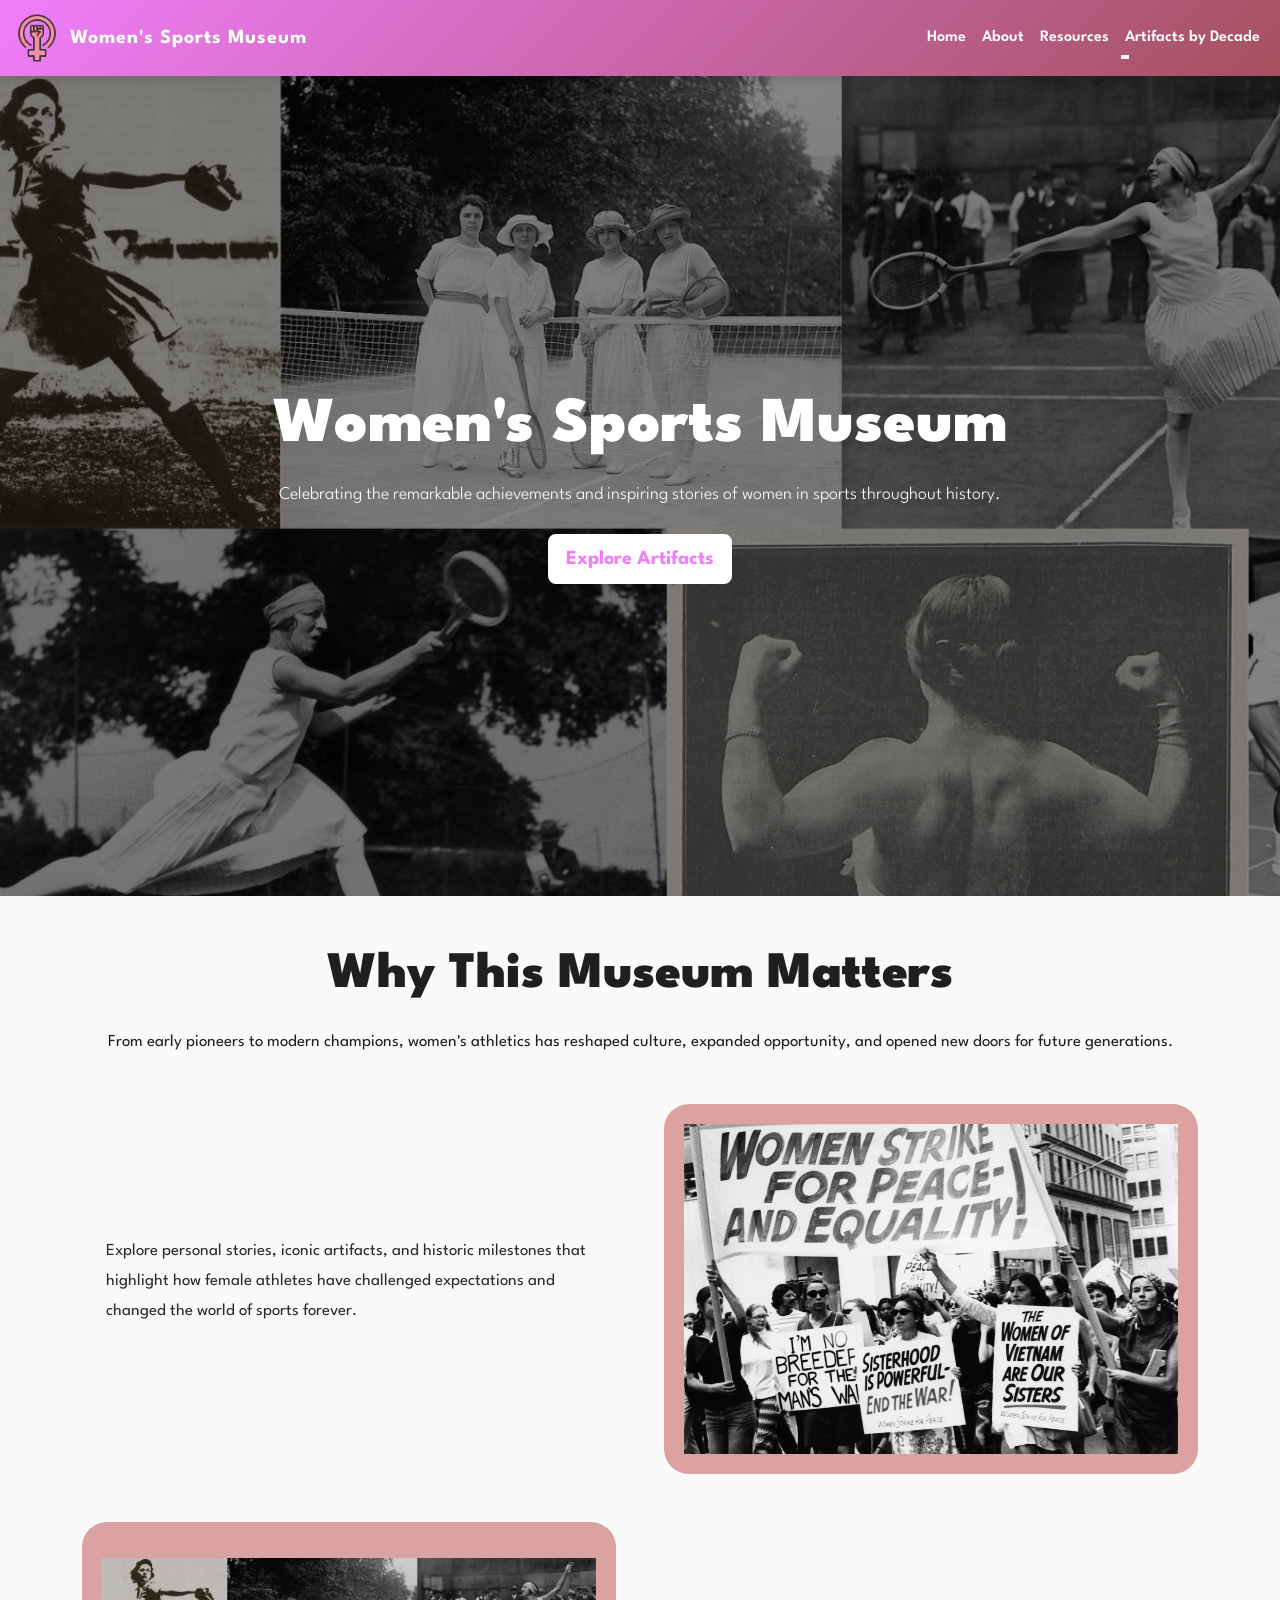
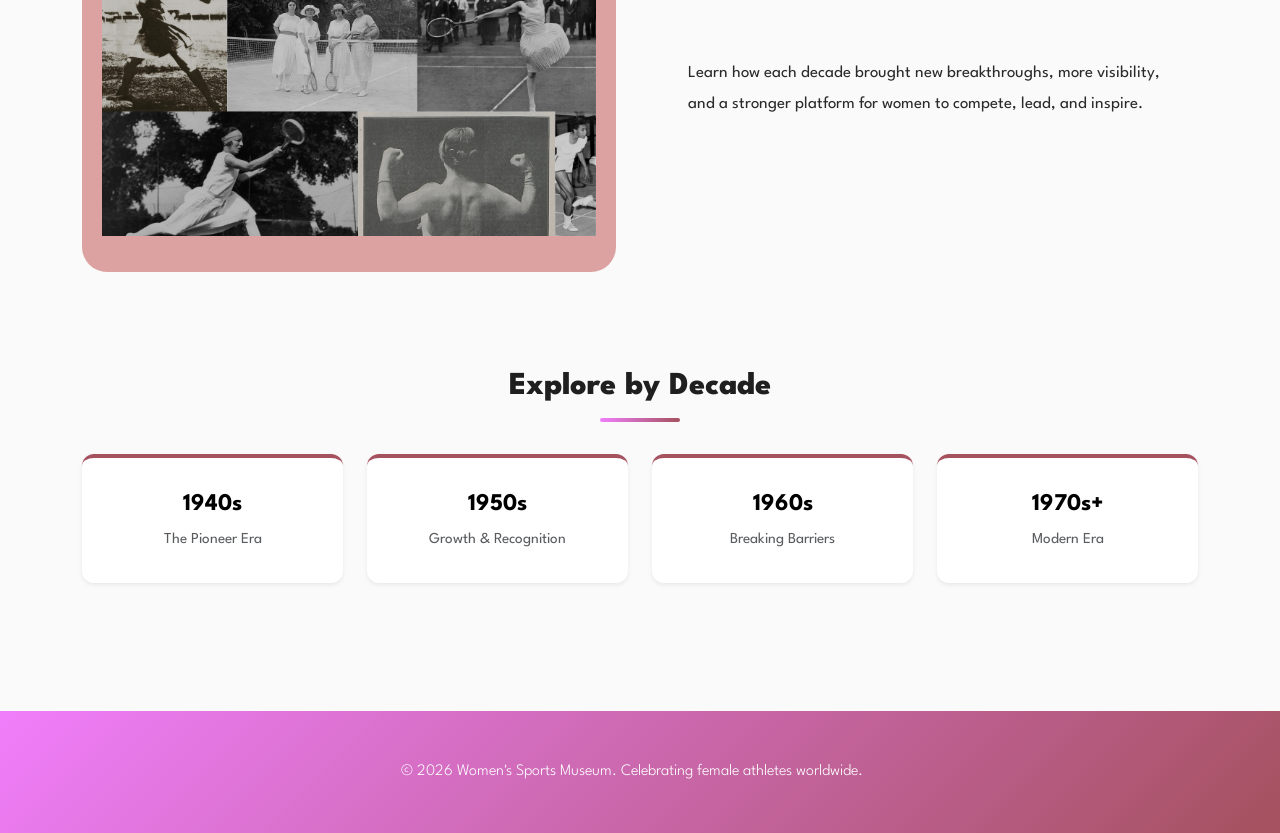
<file: index.html>
<!DOCTYPE html>
<html lang="en">
<head>
    <meta charset="UTF-8">
    <meta name="viewport" content="width=device-width, initial-scale=1.0">
    <title>Document</title>
</head>
<body>
    <script>
        window.location.href = "home.html";
    </script>
</body>
</html>
</file>
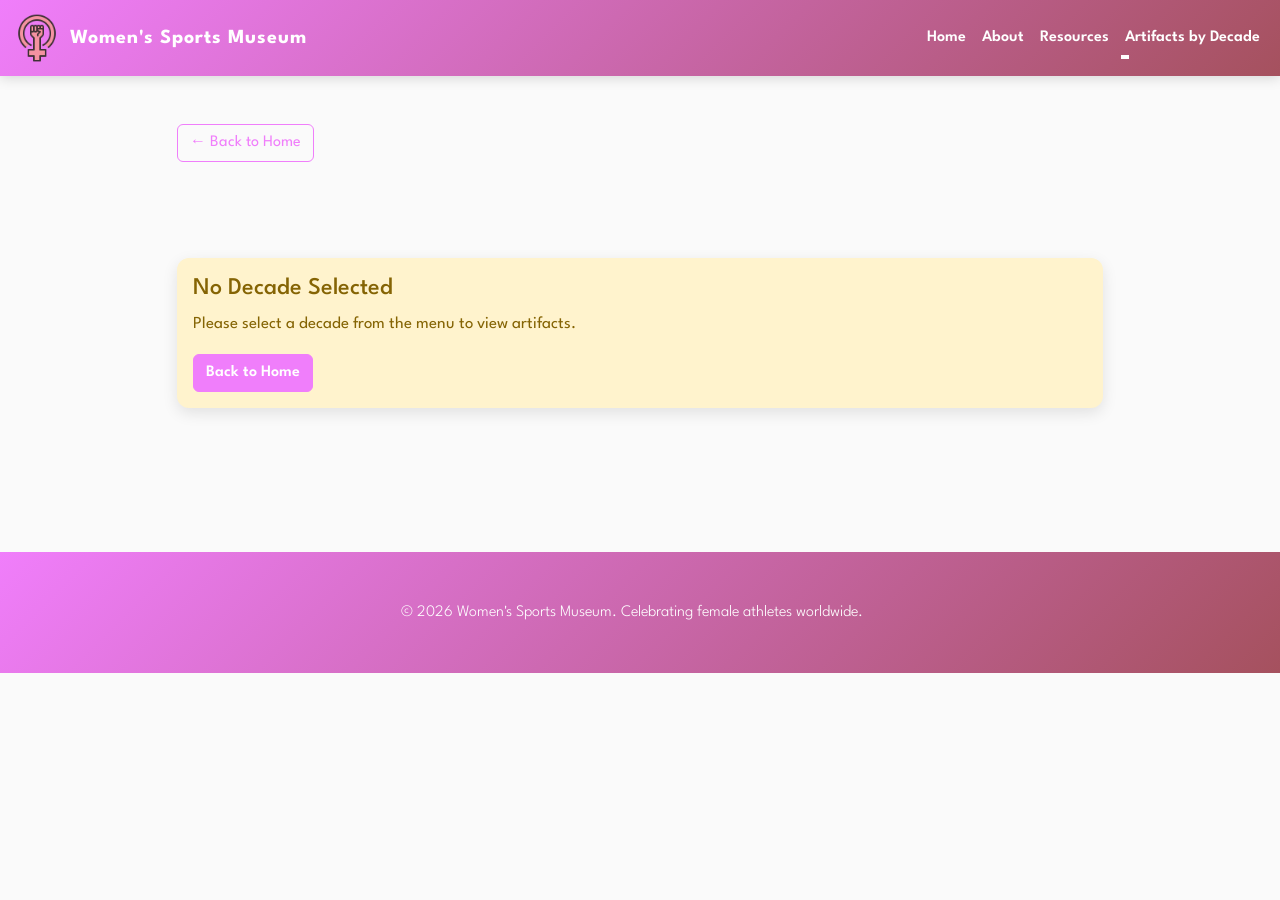
<file: decade.html>
<!DOCTYPE html>
<html lang="en">
<head>
    <meta charset="UTF-8">
    <meta name="viewport" content="width=device-width, initial-scale=1.0">
    <link rel="stylesheet" href="https://cdn.jsdelivr.net/npm/bootstrap@5.3.3/dist/css/bootstrap.min.css" integrity="sha384-QWTKZyjpPEjISv5WaRU9OFeRpok6YctnYmDr5pNlyT2bRjXh0JMhjY6hW+ALEwIH" crossorigin="anonymous">
    <script src="https://cdn.jsdelivr.net/npm/bootstrap@5.3.3/dist/js/bootstrap.bundle.min.js" crossorigin="anonymous"></script>
    <title>Women's Sports Museum - Artifacts</title>
    
    <link rel="stylesheet" href="css/all.css">
    <script src="js/data-cache.js" defer></script>
    <script src="js/load-layout.js" defer></script>
    <script src="js/scroll-animations.js" defer></script>
    <script src="js/advanced-scroll.js" defer></script>
</head>
<body>
    <div id="navbar-container"></div>
    
    <div class="container py-5">
<div class="row mb-5 fade-in">
                    <div class="col-lg-10 mx-auto">
                        <a href="home.html" class="btn btn-outline-secondary mb-4">← Back to Home</a>
                        <h1 id="decade-title" class="mb-4 scroll-reveal" style="color: #5a4a42;"></h1>
            </div>
        </div>
        
        <div class="row" id="artifacts-container">
            <div class="text-center col-12">
                <div class="spinner-border text-muted" role="status">
                    <span class="visually-hidden">Loading...</span>
                </div>
                <p class="mt-3">Loading artifacts...</p>
            </div>
        </div>
    </div>

    <div id="footer-container"></div>

    <script src="js/decade-loader.js"></script>
</body>
</html>
</file>
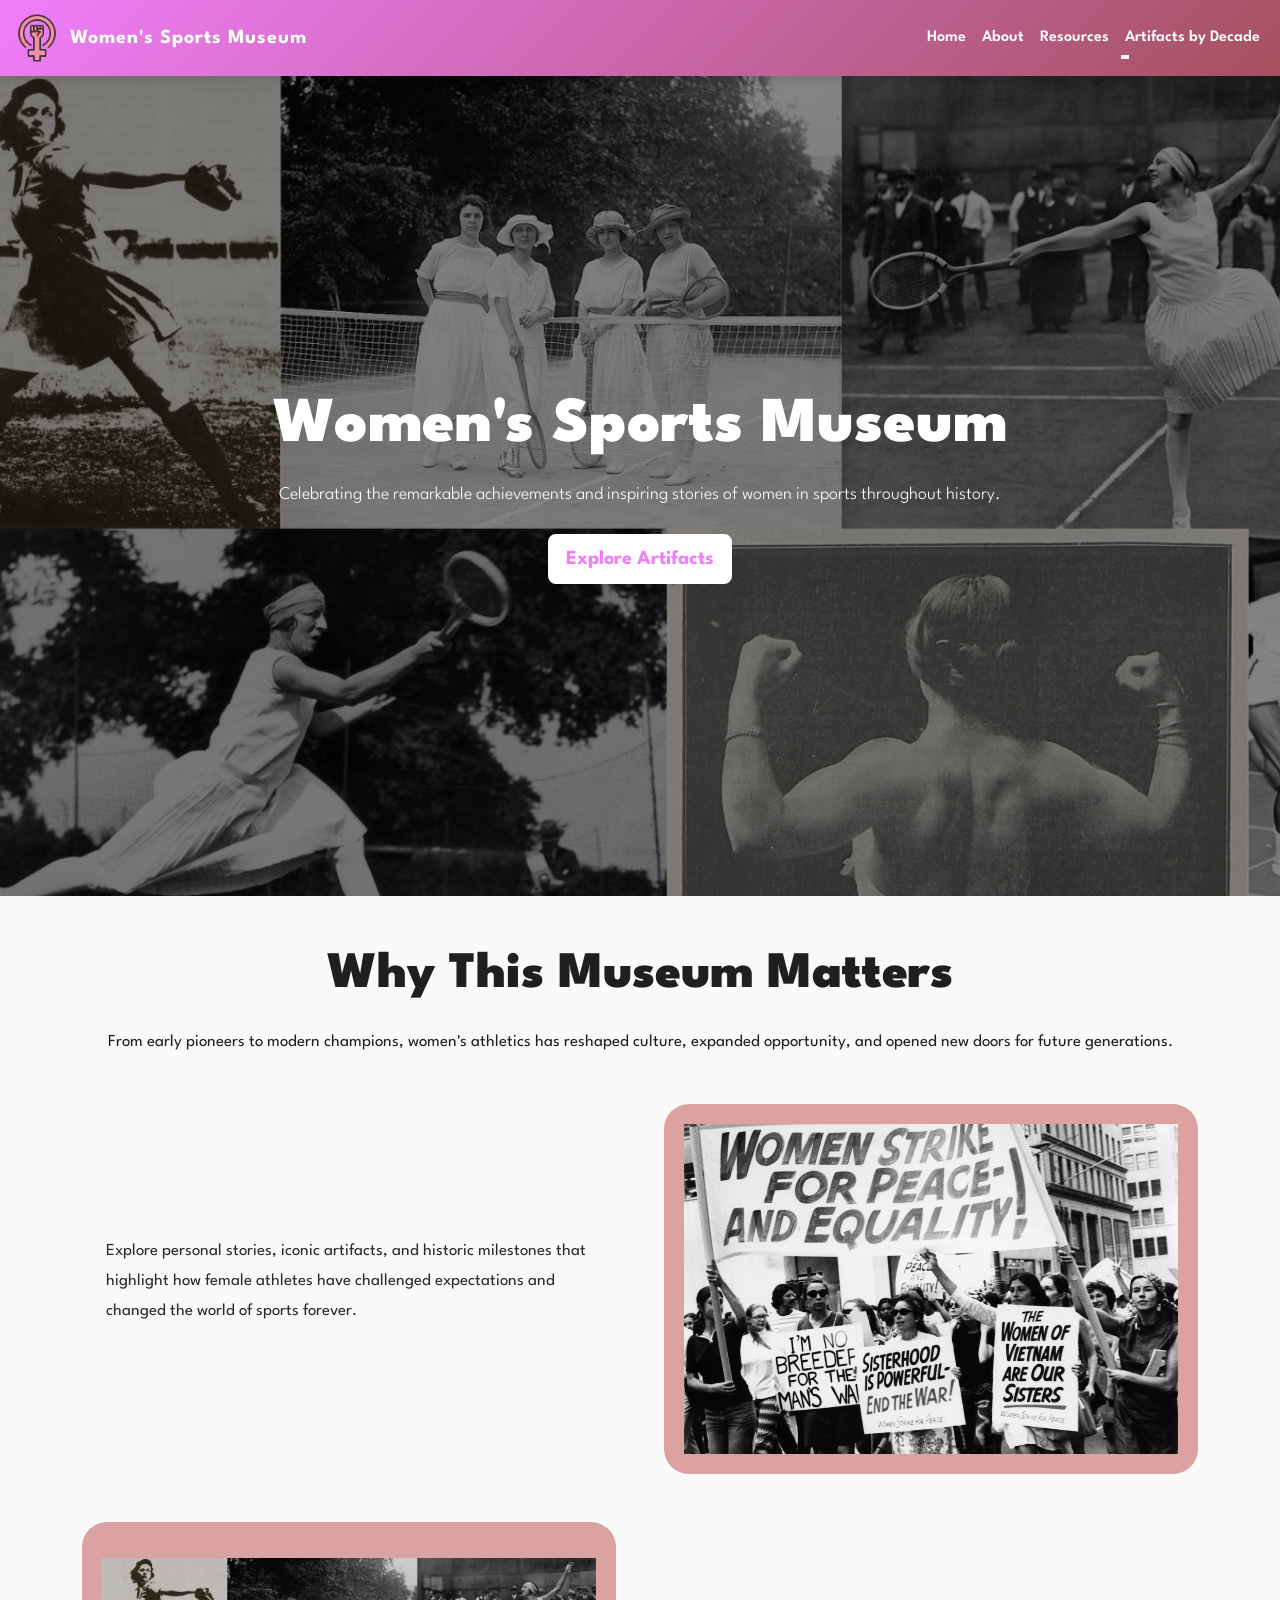
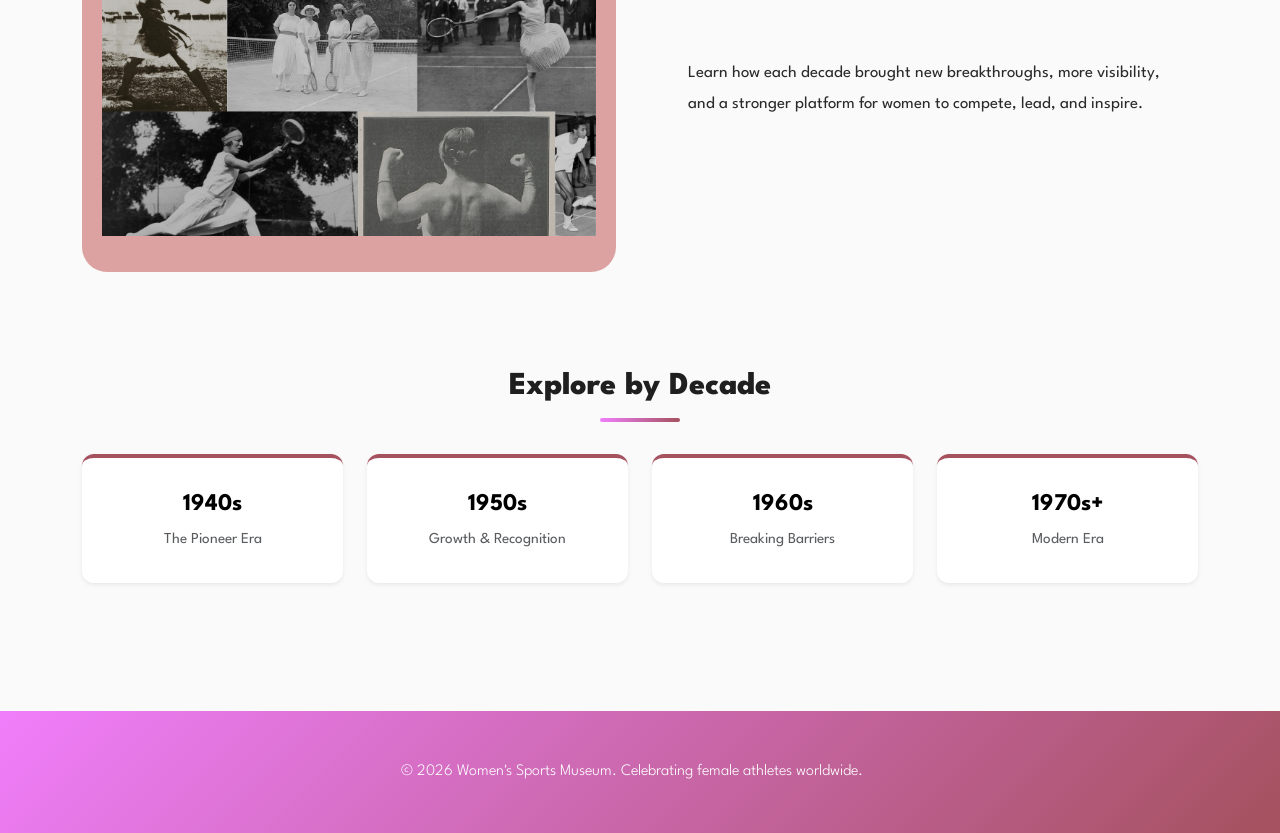
<file: home.html>
<!DOCTYPE html>
<html lang="en">
<head>
    <meta charset="UTF-8">
    <meta name="viewport" content="width=device-width, initial-scale=1.0">
    <link rel="stylesheet" href="https://cdn.jsdelivr.net/npm/bootstrap@5.3.3/dist/css/bootstrap.min.css" integrity="sha384-QWTKZyjpPEjISv5WaRU9OFeRpok6YctnYmDr5pNlyT2bRjXh0JMhjY6hW+ALEwIH" crossorigin="anonymous">
    <script src="https://cdn.jsdelivr.net/npm/bootstrap@5.3.3/dist/js/bootstrap.bundle.min.js" crossorigin="anonymous"></script>
    <title>Women's Sports Museum - Home</title>
    
    <link rel="stylesheet" href="css/all.css">
    <script src="js/scroll-animations.js" defer></script>
    <script src="js/advanced-scroll.js" defer></script>
    <script src="js/load-layout.js" defer></script>
</head>
<body>
    <div id="navbar-container"></div>
    
    <!-- Hero Section -->
    <section class="image-background hero-section" style="background-image: linear-gradient(rgba(0,0,0,0.35), rgba(0,0,0,0.35)), url('images/background.png');">
        <div class="image-text fade-in">
            <h1><b>Women's Sports Museum</b></h1>
            <p class="lead mb-4">Celebrating the remarkable achievements and inspiring stories of women in sports throughout history.</p>
            <a href="#decades" class="btn btn-light btn-lg fw-bold">Explore Artifacts</a>
        </div>
    </section>

    <section id="about" class="feminism-overview py-5">
        <div class="container">
            <div class="text-center feminism-text">
                <h1 class="section-heading"><b>Why This Museum Matters</b></h1>
                <p class="mb-0">From early pioneers to modern champions, women's athletics has reshaped culture, expanded opportunity, and opened new doors for future generations.</p>
            </div>
            <div class="row align-items-center gx-5 mt-5 fade-in">
                <div class="col-md-6">
                    <div class="overview-text scroll-reveal">
                        <p>Explore personal stories, iconic artifacts, and historic milestones that highlight how female athletes have challenged expectations and changed the world of sports forever.</p>
                    </div>
                </div>
                <div class="col-md-6">
                    <div class="background scroll-slide-right">
                        <img src="artifacts/images/feminism.png" alt="Feminism in Sports" class="image-size">
                    </div>
                </div>
            </div>
            <div class="row align-items-center gx-5 mt-5 flex-md-row-reverse fade-in">
                <div class="col-md-6">
                    <div class="overview-text-sports scroll-reveal">
                        <p>Learn how each decade brought new breakthroughs, more visibility, and a stronger platform for women to compete, lead, and inspire.</p>
                    </div>
                </div>
                <div class="col-md-6">
                    <div class="background scroll-slide-left">
                        <img src="artifacts/images/background.png" alt="Women in Sports" class="image-size">
                    </div>
                </div>
            </div>
        </div>
    </section>

    <!-- Decades Section -->
    <section class="py-5" id="decades">
        <div class="container">
            <h2 class="text-center section-heading">Explore by Decade</h2>
            <div class="row g-4" id="decade-cards">
                <div class="col-md-6 col-lg-3 fade-in">
                    <a href="decade.html?decade=40s" class="text-decoration-none">
                        <div class="card h-100 shadow-sm card-hover">
                            <div class="card-body text-center">
                                <h3 class="card-title">1940s</h3>
                                <p class="card-text text-muted">The Pioneer Era</p>
                            </div>
                        </div>
                    </a>
                </div>
                <div class="col-md-6 col-lg-3 fade-in">
                    <a href="decade.html?decade=50s" class="text-decoration-none">
                        <div class="card h-100 shadow-sm card-hover">
                            <div class="card-body text-center">
                                <h3 class="card-title">1950s</h3>
                                <p class="card-text text-muted">Growth & Recognition</p>
                            </div>
                        </div>
                    </a>
                </div>
                <div class="col-md-6 col-lg-3 fade-in">
                    <a href="decade.html?decade=60s" class="text-decoration-none">
                        <div class="card h-100 shadow-sm card-hover">
                            <div class="card-body text-center">
                                <h3 class="card-title">1960s</h3>
                                <p class="card-text text-muted">Breaking Barriers</p>
                            </div>
                        </div>
                    </a>
                </div>
                <div class="col-md-6 col-lg-3 fade-in">
                    <a href="decade.html?decade=70s" class="text-decoration-none">
                        <div class="card h-100 shadow-sm card-hover">
                            <div class="card-body text-center">
                                <h3 class="card-title">1970s+</h3>
                                <p class="card-text text-muted">Modern Era</p>
                            </div>
                        </div>
                    </a>
                </div>
            </div>
        </div>
    </section>

    <div id="footer-container"></div>
</body>
</html>
</file>
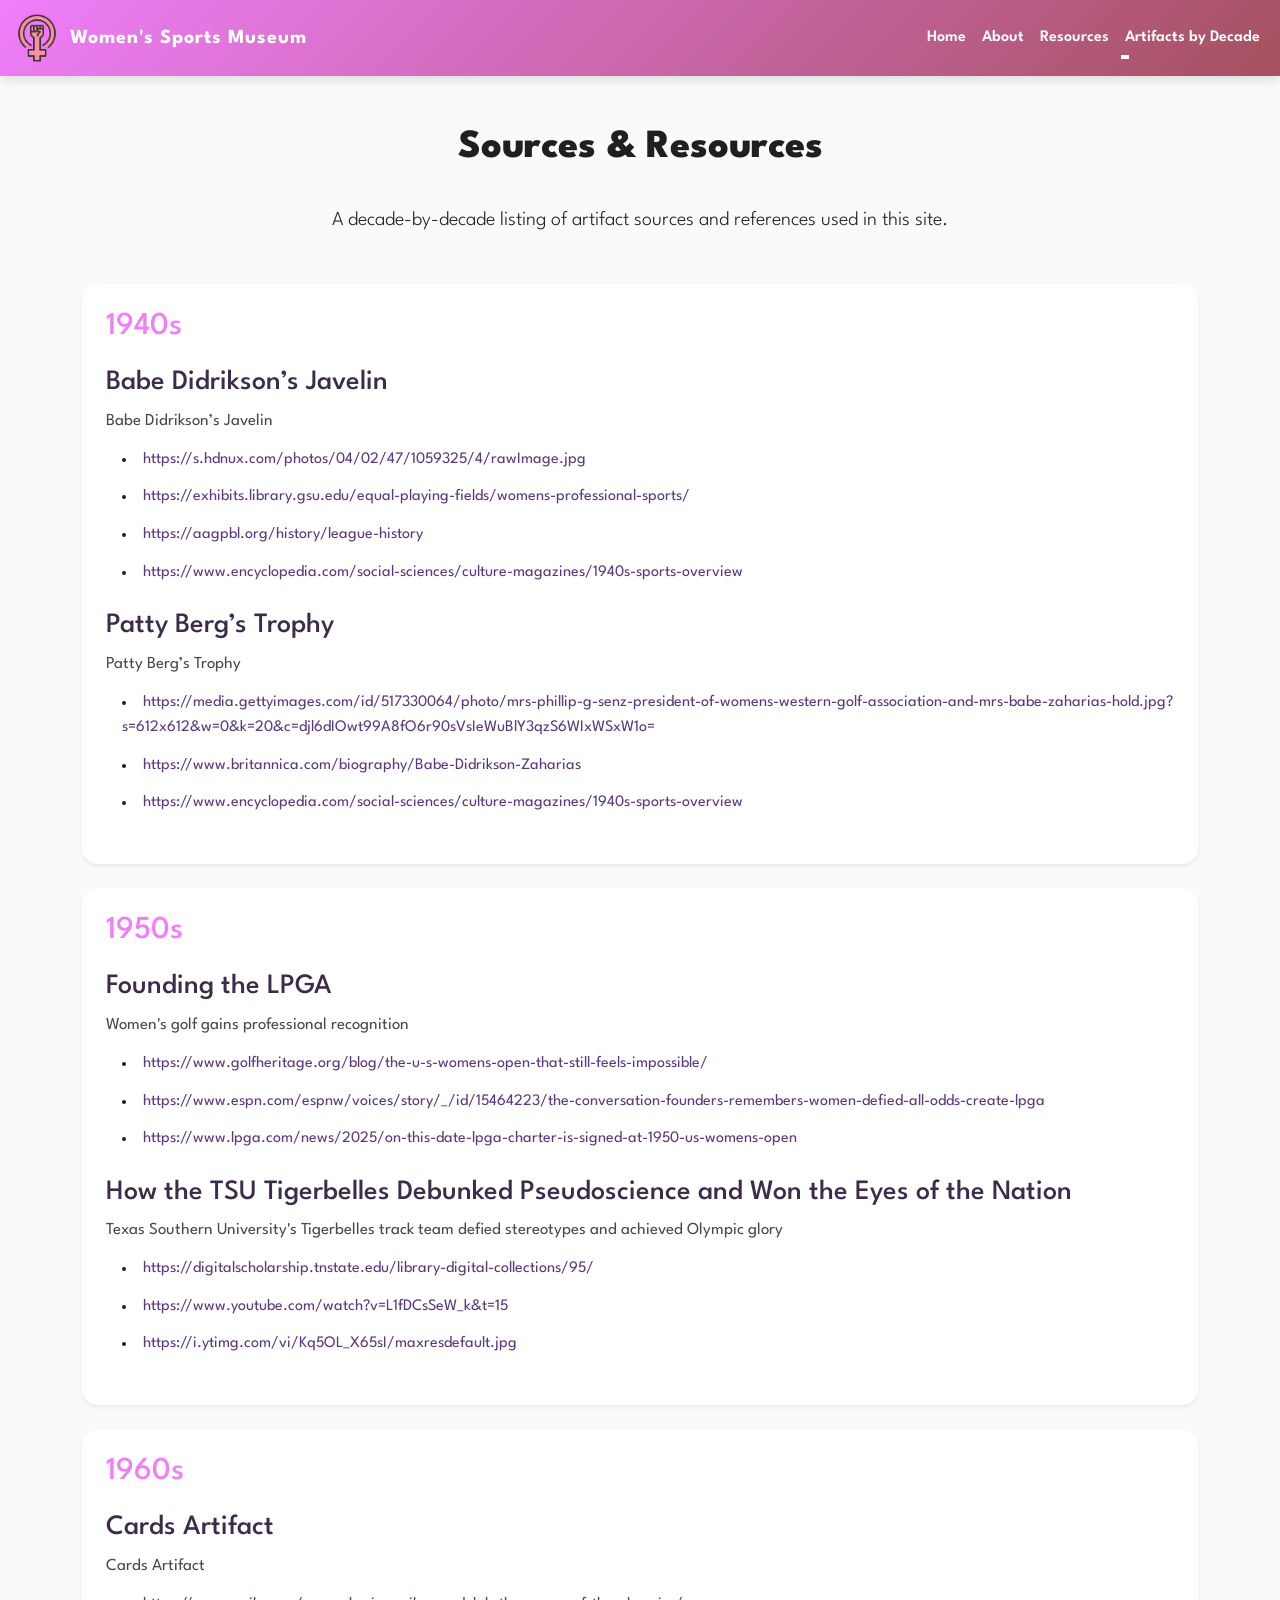
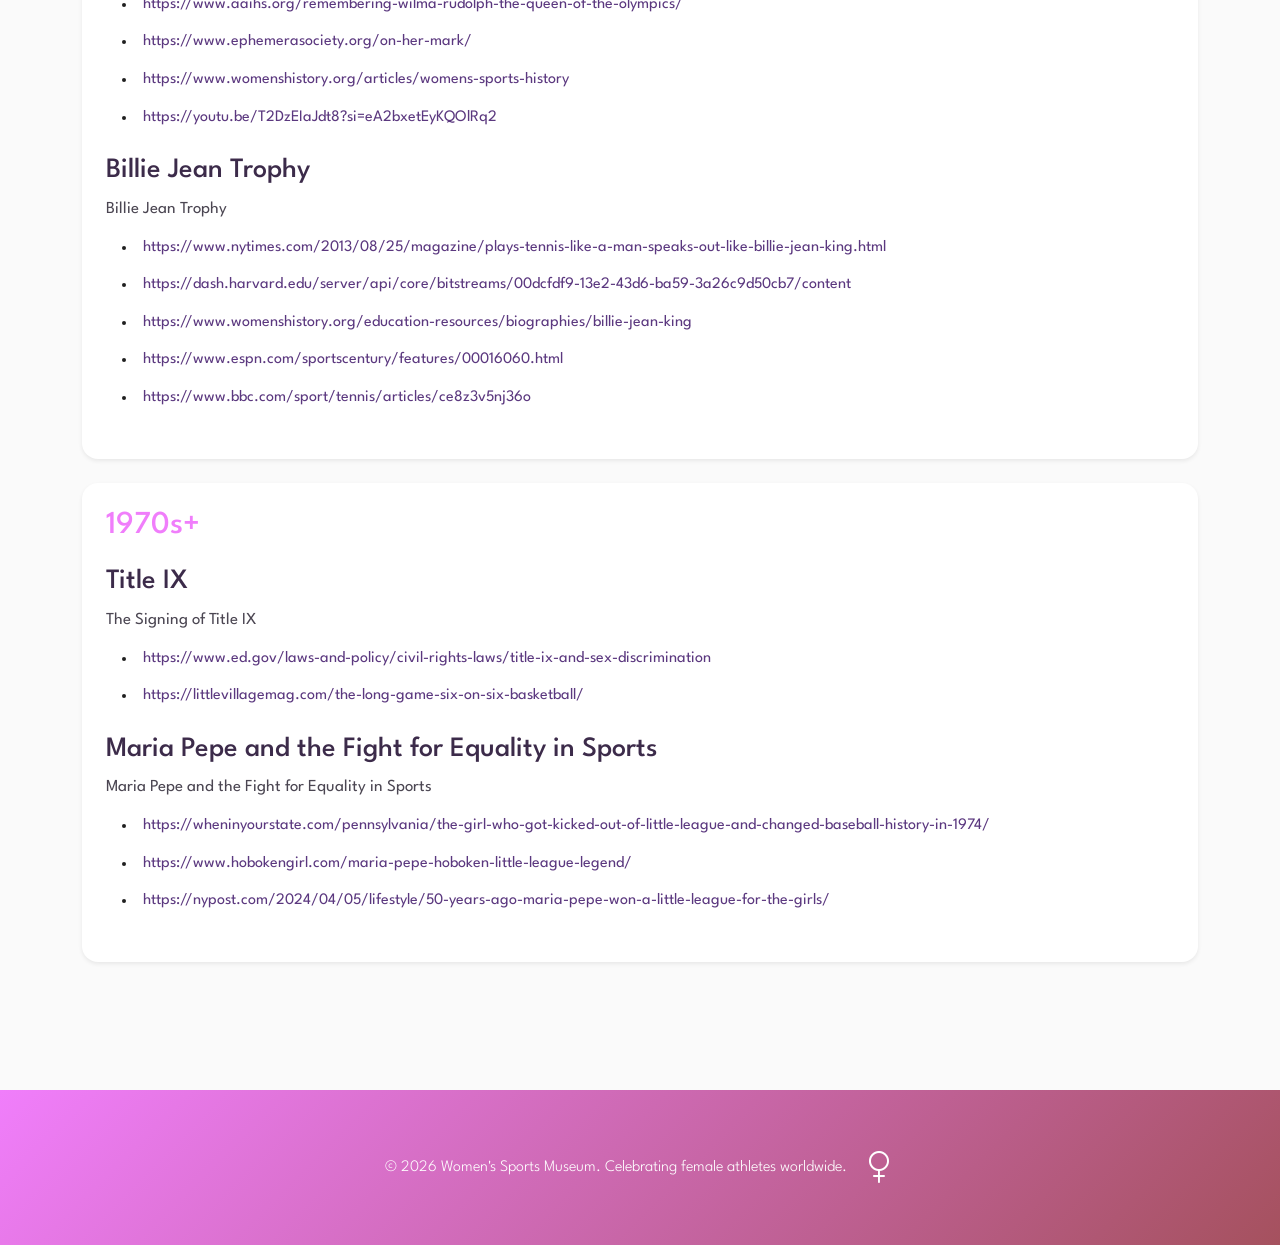
<file: resources.html>
<!DOCTYPE html>
<html lang="en">
<head>
    <meta charset="UTF-8">
    <meta name="viewport" content="width=device-width, initial-scale=1.0">
    <link rel="stylesheet" href="https://cdn.jsdelivr.net/npm/bootstrap@5.3.8/dist/css/bootstrap.min.css"
          integrity="sha384-sRIl4kxILFvY47J16cr9ZwB07vP4J8+LH7qKQnuqkuIAvNWLzeN8tE5YBujZqJLB"
          crossorigin="anonymous">
    <link rel="stylesheet" href="https://cdn.jsdelivr.net/npm/bootstrap-icons@1.13.1/font/bootstrap-icons.min.css">
    <link rel="stylesheet" href="css/all.css">
    <script src="js/load-layout.js" defer></script>
    <title>Women's Sports Museum - Resources</title>
</head>
<body>
    <div id="navbar-container"></div>

    <main class="container py-5">
        <div class="text-center mb-5">
            <h1 class="section-heading">Sources & Resources</h1>
            <p class="lead">A decade-by-decade listing of artifact sources and references used in this site.</p>
        </div>
        <div id="resources-container" class="row g-4"></div>
    </main>

    <div id="footer-container"></div>

    <script src="js/data-cache.js"></script>
    <script>
        fetchJsonCached('artifacts/data/artifacts.json')
            .then(data => {
                const container = document.getElementById('resources-container');
                container.innerHTML = Object.entries(data).map(([decade, artifacts]) => {
                    return `
                        <div class="col-12 resource-decade">
                            <div class="resource-card p-4 rounded-4 shadow-sm">
                                <h2>${decade === '70s' ? '1970s+' : '19' + decade}</h2>
                                <div class="resource-list">
                                    ${artifacts.map(artifact => `
                                        <div class="resource-artifact mb-4">
                                            <h3>${artifact.title}</h3>
                                            <p>${artifact.description}</p>
                                            ${artifact.sources && artifact.sources.length > 0 ? `
                                                <ul>
                                                    ${artifact.sources.map(source => `
                                                        <li><a href="${source}" target="_blank" rel="noopener noreferrer">${source}</a></li>
                                                    `).join('')}
                                                </ul>
                                            ` : '<p><em>No sources listed.</em></p>'}
                                        </div>
                                    `).join('')}
                                </div>
                            </div>
                        </div>
                    `;
                }).join('');
            })
            .catch(error => {
                document.getElementById('resources-container').innerHTML = `
                    <div class="col-12">
                        <div class="alert alert-danger" role="alert">
                            Could not load resources: ${error.message}
                        </div>
                    </div>
                `;
            });
    </script>
</body>
</html>
</file>
<file: css/all.css>
@import url('https://fonts.googleapis.com/css2?family=League+Spartan:wght@100..900&display=swap');

/* Variables */
:root {
    --primary-color: #f07efb;
    --secondary-color: #a5515e;
    --accent-color: #ffffff;
    --light-bg: #fafafa;
    --text-dark: #1f1f1f;
}

/* General Styling */
* {
    margin: 0;
    padding: 0;
    box-sizing: border-box;
}

body {
    background-color: var(--light-bg);
    color: var(--text-dark);
    margin: 0;
    font-family: 'League Spartan', sans-serif;
    line-height: 1.6;
}

p {
    font-size: 1.05rem;
}

a {
    color: inherit;
    text-decoration: none;
}

img {
    max-width: 100%;
    display: block;
}

/* Navbar Styling */
.navbar-container {
    position: sticky;
    top: 0;
    z-index: 1000;
}

.nb-background-color {
    background: linear-gradient(135deg, #f07efb 0%, #a5515e 100%);
    box-shadow: 0 2px 12px rgba(0,0,0,0.15);
}

.navbar {
    transition: all 0.3s ease;
}

.navbar-brand {
    color: white !important;
    letter-spacing: 1px;
    font-weight: 700;
}

.navbar-brand:hover {
    transform: scale(1.05);
    color: #ffffff !important;
}

.navbar-brand .nav-image {
    height: 50px;
    width: auto;
}

.nav-link {
    color: white !important;
    font-weight: 600;
    position: relative;
    transition: color 0.25s ease, transform 0.25s ease;
}

.nav-link::after {
    content: '';
    position: absolute;
    width: 0;
    height: 2px;
    bottom: 0;
    left: 0;
    background-color: white;
    transition: width 0.3s ease;
}

.nav-link:hover {
    color: #ffffff !important;
    transform: translateY(-1px);
}

.nav-link:hover::after {
    width: 100%;
}

button.navbar-toggler {
    border-color: rgba(255,255,255,0.6);
}

button.navbar-toggler-icon {
    filter: invert(1);
}

/* Hero Section */
.image-background {
    min-height: calc(100vh - 80px);
    background-image: linear-gradient(rgba(0,0,0,0.35), rgba(0,0,0,0.35)), url('images/background.png');
    background-size: cover;
    background-position: center;
    background-repeat: no-repeat;
    display: flex;
    align-items: center;
    justify-content: center;
    text-align: center;
    padding: 4rem 1rem;
}

.hero-section {
    position: relative;
    overflow: hidden;
}

.image-text {
    color: white;
    max-width: 900px;
    width: 100%;
}

.image-text h1 {
    font-size: clamp(3rem, 5vw, 5.5rem);
    font-weight: 800;
    margin-bottom: 1rem;
}

.image-text p {
    font-size: clamp(1.1rem, 1.4vw, 1.75rem);
    max-width: 820px;
    margin: 0 auto 2rem;
}

.feminism-text h1 {
    font-size: clamp(2.5rem, 4vw, 4rem);
    margin-bottom: 1.5rem;
}

.background {
    width: 100%;
    max-width: 550px;
    min-height: 350px;
    background: #dca1a1;
    border-radius: 25px;
    margin: auto;
    display: flex;
    justify-content: center;
    align-items: center;
    padding: 20px;
}

.image-size {
    object-fit: cover;
    object-position: top center;
    width: 100%;
    height: 100%;
}

.overview-text,
.overview-text-sports {
    padding: 1rem 1.5rem;
}

.overview-text p,
.overview-text-sports p {
    font-size: 1.05rem;
    color: #2a2a2a;
    line-height: 1.8;
}

.section-heading {
    font-weight: 800;
    margin-bottom: 2rem;
}

/* Footer */
.footer {
    background: linear-gradient(135deg, #f07efb 0%, #a5515e 100%);
}

.footer p {
    color: #ffffff;
    font-size: 1rem;
    margin-bottom: 0;
}

.footer-icon {
    font-size: 2rem;
    color: #ffffff;
    transition: transform 0.2s ease, color 0.2s ease;
}

.footer-icon:hover {
    color: #fbe4ff;
    transform: scale(1.1);
}

.image-background-1940 {
    min-height: 80vh;
    background-image: linear-gradient(rgba(0,0,0,0.35), rgba(0,0,0,0.35)), url('/images/background.png');
    background-size: cover;
    background-position: center;
    display: flex;
    align-items: center;
    justify-content: center;
    text-align: center;
    padding: 4rem 1rem;
}

.image-background-1940 .image-text {
    color: white;
    max-width: 900px;
    width: 100%;
}

.image-background-1940 h1 {
    font-size: clamp(3rem, 5vw, 5.5rem);
    font-weight: 800;
    margin-bottom: 1rem;
}

.image-background-1940 h3 {
    font-size: clamp(1.4rem, 2vw, 2rem);
    font-weight: 500;
}

.overview-1940 {
    max-width: 900px;
    margin: 0 auto;
}

.overview-1940 p {
    color: #333;
    line-height: 1.8;
    font-size: 1.1rem;
    margin-top: 1.5rem;
}

.artifact-section {
    padding: 4rem 0;
}

.timeline-section {
    max-width: 1100px;
    margin: 0 auto;
}

.hero-collage {
    position: absolute;
    inset: 0;
    pointer-events: none;
    display: grid;
    grid-template-columns: 1.5fr 1fr;
    gap: 1rem;
    padding: 3rem;
    align-items: center;
    justify-items: center;
}

.hero-collage .banner-card {
    position: relative;
    overflow: hidden;
    border-radius: 32px;
    box-shadow: 0 28px 80px rgba(0, 0, 0, 0.35);
}

.hero-collage .banner-card img {
    width: 100%;
    height: 100%;
    min-height: 100%;
    object-fit: cover;
    object-position: center;
    opacity: 0.95;
    transition: transform 0.7s ease;
}

.hero-collage .banner-card:hover img {
    transform: scale(1.08);
}

.hero-collage .banner-card-large {
    grid-row: 1 / span 2;
    min-height: 420px;
}

.hero-collage .banner-card-small {
    min-height: 190px;
    width: 100%;
    max-width: 360px;
}

.hero-collage .card-top {
    align-self: start;
}

.hero-collage .card-bottom {
    align-self: end;
}

.timeline-message {
    text-align: center;
    color: #4b3f3e;
    font-weight: 600;
    margin-bottom: 1.5rem;
}

.decade-summary {
    background: rgba(240, 126, 251, 0.08);
    border-left: 5px solid #f07efb;
    color: #4a2f5e;
    border-radius: 18px;
    padding: 1.6rem 1.8rem;
    font-size: 1.05rem;
    line-height: 1.8;
    box-shadow: 0 8px 28px rgba(0, 0, 0, 0.06);
    opacity: 0;
    transform: translateY(20px);
    transition: opacity 0.8s ease-out, transform 0.8s ease-out;
}

.decade-summary.visible {
    opacity: 1;
    transform: translateY(0);
}

.timeline-section {
    max-width: 1100px;
    margin: 0 auto;
}

.decade-navigation {
    display: flex;
    justify-content: space-between;
    align-items: center;
    gap: 1rem;
}

.timeline-steps {
    position: relative;
    padding-left: 1rem;
    border-left: 4px solid rgba(240, 126, 251, 0.25);
}

.timeline-step {
    position: relative;
    margin-bottom: 2.5rem;
    padding-left: 2rem;
}

.timeline-step:last-child {
    margin-bottom: 0;
}

.step-marker {
    position: absolute;
    left: -1.2rem;
    top: 0.35rem;
    width: 18px;
    height: 18px;
    border-radius: 50%;
    background: #f07efb;
    box-shadow: 0 0 0 8px rgba(240, 126, 251, 0.14);
}

.timeline-card {
    width: 100%;
    max-width: 900px;
    margin: 0 auto;
    border-radius: 24px;
    overflow: hidden;
    background: #ffffff;
    box-shadow: 0 24px 54px rgba(0, 0, 0, 0.07);
    transition: transform 0.3s ease, box-shadow 0.3s ease;
}

.timeline-card:hover {
    transform: translateY(-6px);
    box-shadow: 0 32px 68px rgba(0, 0, 0, 0.12);
}

.timeline-card-body {
    padding: 1.6rem;
}

.timeline-card-title {
    font-size: 1.4rem;
    font-weight: 800;
    margin-bottom: 1rem;
}

.timeline-card-image {
    width: 100%;
    height: 320px;
    object-fit: cover;
    border-radius: 18px;
    transition: transform 0.6s ease;
}

.timeline-card:hover .timeline-card-image {
    transform: scale(1.03);
}

.timeline-card-toggle {
    min-width: 180px;
}

.timeline-card-details {
    background: rgba(248, 229, 252, 0.7);
    border-radius: 18px;
    padding: 1rem;
}

.timeline-card-details p {
    margin-bottom: 1rem;
    color: #4b3f3e;
}

.timeline-steps {
    position: relative;
    padding: 1rem 0 3rem;
}

.timeline-steps::before {
    content: '';
    position: absolute;
    left: 50%;
    top: 1rem;
    bottom: 1rem;
    width: 4px;
    background: rgba(240, 126, 251, 0.25);
    transform: translateX(-50%);
    border-radius: 999px;
}

.timeline-step {
    position: relative;
    padding: 2.5rem 0;
}

.timeline-step .step-marker {
    position: absolute;
    left: 50%;
    top: 0;
    transform: translate(-50%, -50%);
    width: 18px;
    height: 18px;
    border-radius: 50%;
    background: #f07efb;
    box-shadow: 0 0 0 8px rgba(240, 126, 251, 0.16);
}

.timeline-card {
    position: relative;
    background: #fff;
    border-radius: 24px;
    overflow: hidden;
    box-shadow: 0 20px 48px rgba(0, 0, 0, 0.08);
    transition: transform 0.35s ease, box-shadow 0.35s ease;
}

.timeline-card:hover {
    transform: translateY(-6px);
    box-shadow: 0 28px 60px rgba(0, 0, 0, 0.14);
}

.timeline-card img {
    width: 100%;
    height: 100%;
    object-fit: cover;
    object-position: center;
    transition: transform 0.6s ease;
}

.timeline-card:hover img {
    transform: scale(1.05);
}

.timeline-card-body {
    padding: 1.4rem 1.6rem 1.6rem;
}

.timeline-card-title {
    font-size: 1.35rem;
    font-weight: 800;
    text-align: center;
    margin-bottom: 1rem;
}

.timeline-card-toggle {
    width: 100%;
    text-align: left;
    padding: 1rem 1.25rem;
    border-radius: 16px;
    border: 1px solid rgba(240, 126, 251, 0.25);
    background: rgba(248, 229, 252, 0.85);
    color: #4b3f3e;
    font-weight: 700;
    transition: background 0.25s ease, transform 0.25s ease;
}

.timeline-card-toggle:hover {
    background: rgba(240, 126, 251, 0.15);
    transform: translateX(4px);
}

.timeline-card-details {
    margin-top: 1rem;
}

.timeline-card-details p {
    margin-bottom: 1rem;
    color: #4b3f3e;
    line-height: 1.8;
}

.timeline-card-details .btn {
    margin-top: 0.5rem;
}

.timeline-accordion .accordion-item {
    border: none;
    background: transparent;
}

.timeline-accordion .accordion-button {
    border-radius: 18px;
    background: rgba(240, 126, 251, 0.12);
    color: #4b3f3e;
    box-shadow: 0 8px 30px rgba(0, 0, 0, 0.08);
    transition: transform 0.25s ease, box-shadow 0.25s ease;
}

.timeline-accordion .accordion-button:not(.collapsed) {
    background: #fbe4fe;
}

.timeline-accordion .accordion-button:hover {
    transform: translateX(4px);
}

.timeline-accordion .accordion-body {
    background: rgba(255, 255, 255, 0.95);
    border-radius: 0 0 18px 18px;
    box-shadow: 0 12px 34px rgba(0, 0, 0, 0.1);
}

.timeline-accordion .artifact-image {
    border-radius: 18px;
    object-fit: cover;
    height: 100%;
    width: 100%;
}

.modal-image {
    width: 100%;
    border-radius: 15px;
    margin-bottom: 20px;
}

@media (max-width: 768px) {
    .image-background-1940 {
        min-height: 55vh;
        padding: 3rem 1rem;
    }

    .image-background-1940 h1 {
        font-size: 2.7rem;
    }
}

/* Card Styling */
.card {
    border: none;
    transition: all 0.3s ease;
    border-radius: 12px;
}

.card-hover:hover {
    transform: translateY(-10px);
    box-shadow: 0 15px 30px rgba(139, 58, 98, 0.2) !important;
}

.card-hover {
    border-top: 4px solid var(--secondary-color);
}

.card-body {
    padding: 2rem 1rem;
}

.card-title {
    color: black;
    font-weight: 700;
    font-size: 1.5rem;
    margin-bottom: 0.5rem;
}

.card-text {
    font-size: 0.95rem;
}

/* Buttons */
.btn-light {
    background-color: white;
    color: var(--primary-color);
    font-weight: 600;
    transition: all 0.3s ease;
    border: 2px solid white;
}

.btn-light:hover {
    background-color: var(--accent-color);
    color: var(--primary-color);
    transform: scale(1.05);
}

.btn-primary {
    background-color: var(--primary-color);
    border-color: var(--primary-color);
    font-weight: 600;
}

.btn-primary:hover {
    background-color: var(--secondary-color);
    border-color: var(--secondary-color);
    transform: scale(1.05);
}

.btn-outline-secondary {
    color: var(--primary-color);
    border-color: var(--primary-color);
    transition: all 0.3s ease;
}

.btn-outline-secondary:hover {
    background-color: var(--primary-color);
    border-color: var(--primary-color);
}

/* Section Spacing */
section {
    padding-top: 2.5rem;
    padding-bottom: 2.5rem;
}

section h2 {
    font-weight: 700;
    margin-bottom: 3rem;
    position: relative;
    padding-bottom: 1rem;
}

section h2::after {
    content: '';
    position: absolute;
    bottom: 0;
    left: 50%;
    transform: translateX(-50%);
    width: 80px;
    height: 4px;
    background: linear-gradient(90deg, var(--primary-color), var(--secondary-color));
    border-radius: 2px;
}

/* Artifact Content */
.artifact-content {
    background: white;
    padding: 2rem;
    border-radius: 12px;
    box-shadow: 0 5px 15px rgba(0, 0, 0, 0.08);
}

.artifact-content h1 {
    color: var(--primary-color);
    margin-bottom: 1.5rem;
    border-bottom: 3px solid var(--secondary-color);
    padding-bottom: 1rem;
}

.artifact-content h2 {
    color: var(--secondary-color);
    margin-top: 2rem;
    margin-bottom: 1rem;
    font-size: 1.5rem;
}

.artifact-content h3 {
    color: var(--primary-color);
    margin-top: 1.5rem;
    margin-bottom: 0.8rem;
    font-size: 1.2rem;
}

.artifact-content p {
    margin-bottom: 1rem;
    line-height: 1.8;
    font-size: 1.05rem;
}

.artifact-content ul, .artifact-content ol {
    margin: 1rem 0 1rem 2rem;
}

.artifact-content li {
    margin-bottom: 0.5rem;
    line-height: 1.8;
}

.artifact-content img {
    max-width: 100%;
    height: auto;
    border-radius: 8px;
    margin: 1.5rem 0;
}

.artifact-content strong {
    color: var(--secondary-color);
    font-weight: 600;
}

/* Footer */
footer {
    background: linear-gradient(135deg, #2c3e50 0%, #34495e 100%);
    margin-top: 5rem;
}

footer p {
    margin-bottom: 0;
}

.resource-card {
    background: #fff;
    border-radius: 24px;
    padding: 2rem;
}

.resource-card h2 {
    margin-bottom: 1.25rem;
    color: var(--primary-color);
}

.resource-artifact h3 {
    margin-bottom: 0.5rem;
    color: #3c2b4a;
}

.resource-artifact p {
    margin-bottom: 0.75rem;
    color: #4b4652;
}

.resource-card ul {
    list-style: disc inside;
    margin-left: 0;
    padding-left: 1rem;
}

.resource-card li {
    margin-bottom: 0.75rem;
}

.resource-card a {
    color: #5b387f;
    text-decoration: none;
}

.resource-card a:hover {
    text-decoration: underline;
}

/* Loading Spinner */
.spinner-border {
    color: var(--secondary-color);
}

/* Links */
a {
    transition: all 0.3s ease;
}

a:hover {
    text-decoration: none;
}

/* Alert Styling */
.alert {
    border-radius: 12px;
    border: none;
    box-shadow: 0 5px 15px rgba(0, 0, 0, 0.1);
}

.alert-warning {
    background-color: #fff3cd;
    color: #856404;
}

.alert-danger {
    background-color: #f8d7da;
    color: #721c24;
}

/* Scroll Animations */
.fade-in {
    opacity: 0;
    transform: translateY(30px);
    animation: fadeInUp 0.6s ease-out forwards;
}

.fade-in:nth-child(1) { animation-delay: 0.1s; }
.fade-in:nth-child(2) { animation-delay: 0.2s; }
.fade-in:nth-child(3) { animation-delay: 0.3s; }
.fade-in:nth-child(4) { animation-delay: 0.4s; }

/* Scroll-triggered animations */
/* Directional Scroll Animations */
.scroll-reveal {
    opacity: 0;
    transform: translateY(40px);
    transition: all 0.7s ease-out;
}

.scroll-reveal.visible {
    opacity: 1;
    transform: translateY(0);
}

/* Slide in from left */
.slide-in-left {
    opacity: 0;
    transform: translateX(-120px);
}

.slide-in-left.visible {
    opacity: 1;
    animation: slide-in-left 0.8s cubic-bezier(0.34, 1.56, 0.64, 1) forwards;
}

/* Slide in from right */
.slide-in-right {
    opacity: 0;
    transform: translateX(120px);
}

.slide-in-right.visible {
    opacity: 1;
    animation: slide-in-right 0.8s cubic-bezier(0.34, 1.56, 0.64, 1) forwards;
}

@keyframes slide-in-left {
    from {
        opacity: 0;
        transform: translateX(-120px);
    }
    to {
        opacity: 1;
        transform: translateX(0);
    }
}

@keyframes slide-in-right {
    from {
        opacity: 0;
        transform: translateX(120px);
    }
    to {
        opacity: 1;
        transform: translateX(0);
    }
}

/* Alternate sections */
section:nth-child(even) h2 {
    animation-delay: 0.1s;
}

section:nth-child(odd) h2 {
    animation-delay: 0.05s;
}

.scroll-scale {
    opacity: 0;
    transform: scale(0.9);
    transition: all 0.8s cubic-bezier(0.34, 1.56, 0.64, 1);
}

.scroll-scale.visible {
    opacity: 1;
    transform: scale(1);
}

.scroll-slide-left {
    opacity: 0;
    transform: translateX(-50px);
    transition: all 0.7s ease-out;
}

.scroll-slide-left.visible {
    opacity: 1;
    transform: translateX(0);
}

.scroll-slide-right {
    opacity: 0;
    transform: translateX(50px);
    transition: all 0.7s ease-out;
}

.scroll-slide-right.visible {
    opacity: 1;
    transform: translateX(0);
}

@keyframes fadeInUp {
    from {
        opacity: 0;
        transform: translateY(30px);
    }
    to {
        opacity: 1;
        transform: translateY(0);
    }
}

/* Parallax effect for hero */
.hero-parallax {
    background-attachment: fixed;
    background-position: center;
    background-repeat: no-repeat;
    background-size: cover;
}

@media (max-width: 768px) {
    .hero-parallax {
        background-attachment: scroll;
    }
}

/* Button Animations */
.btn {
    position: relative;
    overflow: hidden;
    transition: all 0.3s ease;
}

.btn::before {
    content: '';
    position: absolute;
    top: 50%;
    left: 50%;
    width: 0;
    height: 0;
    border-radius: 50%;
    background: rgba(255, 255, 255, 0.3);
    transform: translate(-50%, -50%);
    transition: width 0.6s, height 0.6s;
}

.btn:hover::before {
    width: 300px;
    height: 300px;
}

/* Card Animations Enhanced */
.card-hover {
    animation: cardSlideIn 0.5s ease-out;
}

@keyframes cardSlideIn {
    from {
        opacity: 0;
        transform: scale(0.95) translateY(20px);
    }
    to {
        opacity: 1;
        transform: scale(1) translateY(0);
    }
}

/* Section Title Animation */
section h2 {
    animation: titleFadeIn 0.7s ease-out;
}

@keyframes titleFadeIn {
    from {
        opacity: 0;
        transform: translateY(-20px);
    }
    to {
        opacity: 1;
        transform: translateY(0);
    }
}

/* Responsive */
@media (max-width: 768px) {
    .hero-section h1 {
        font-size: 2rem;
    }
    
    section h2::after {
        width: 60px;
    }
    
    .artifact-content {
        padding: 1.5rem;
    }
}

/* Scrollbar Styling */
::-webkit-scrollbar {
    width: 10px;
}

::-webkit-scrollbar-track {
    background: var(--light-bg);
}

::-webkit-scrollbar-thumb {
    background: var(--primary-color);
    border-radius: 5px;
}

::-webkit-scrollbar-thumb:hover {
    background: var(--secondary-color);
}
</file>
